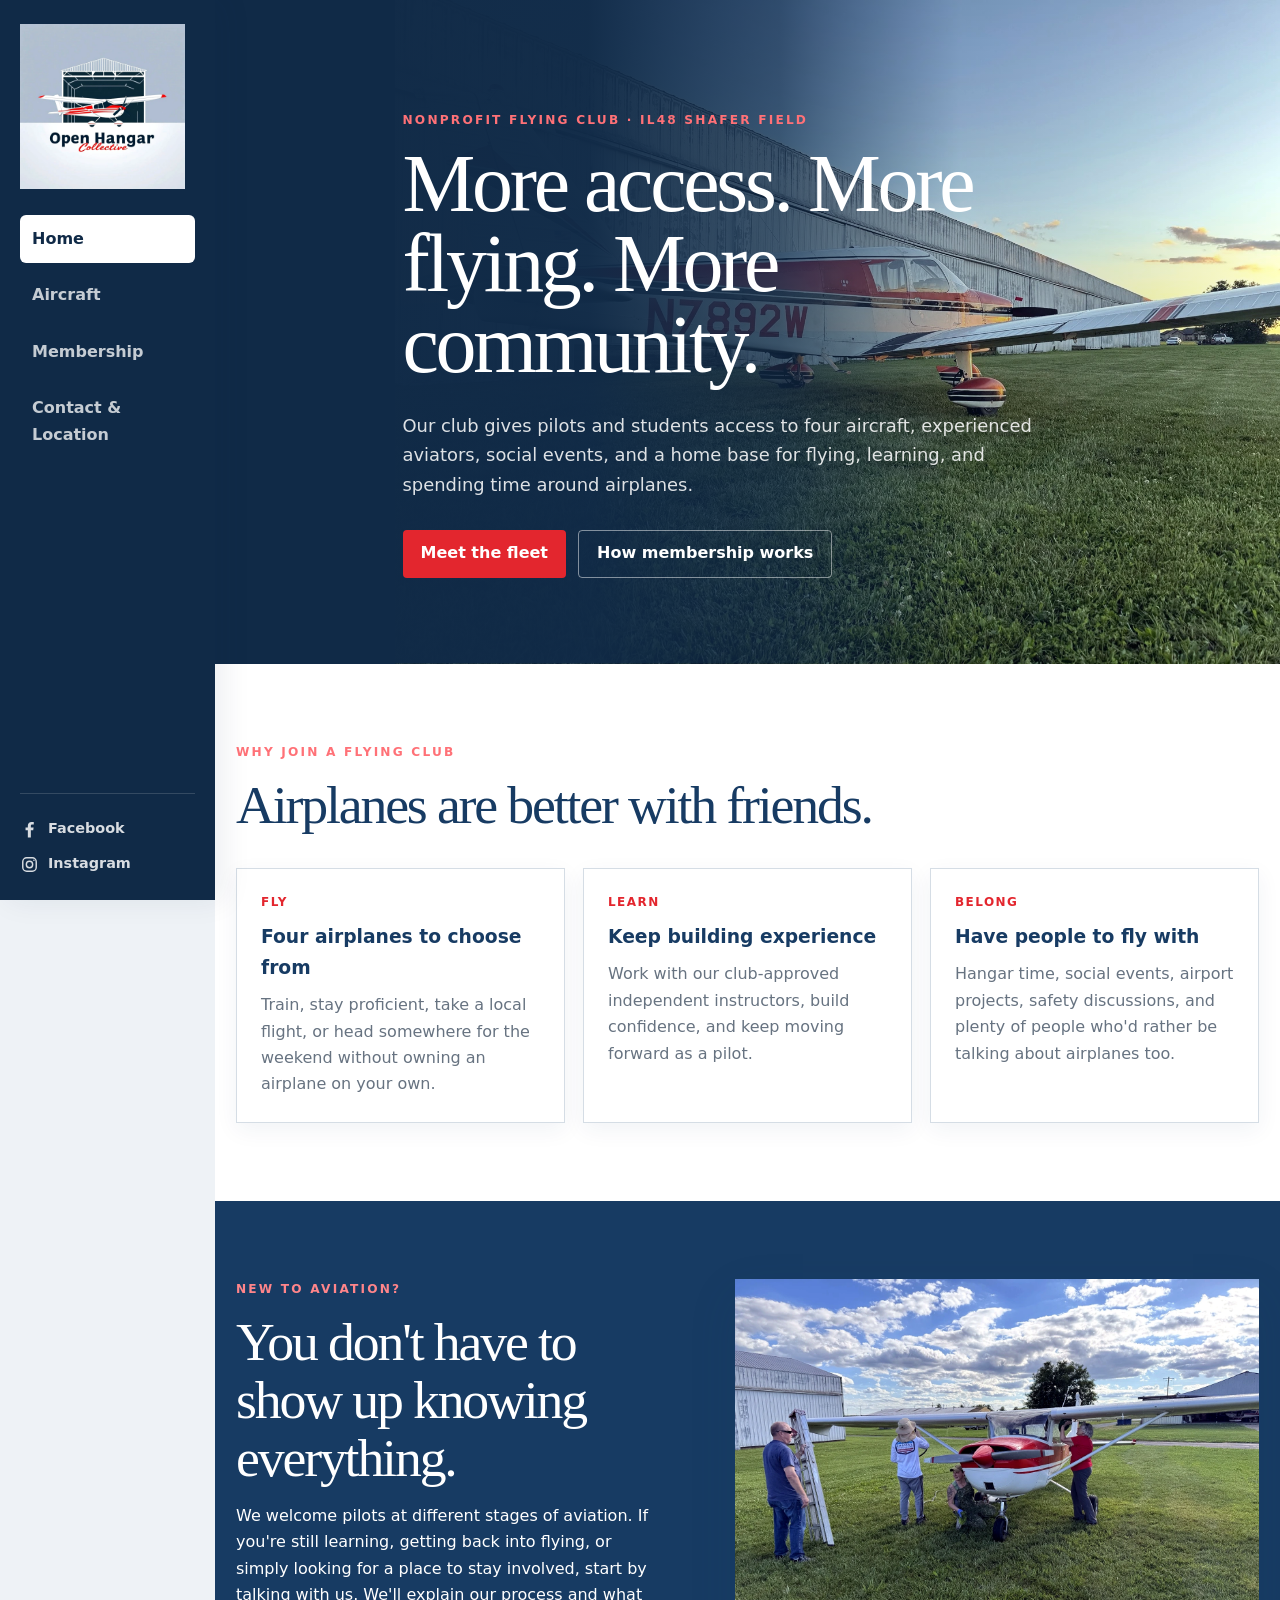
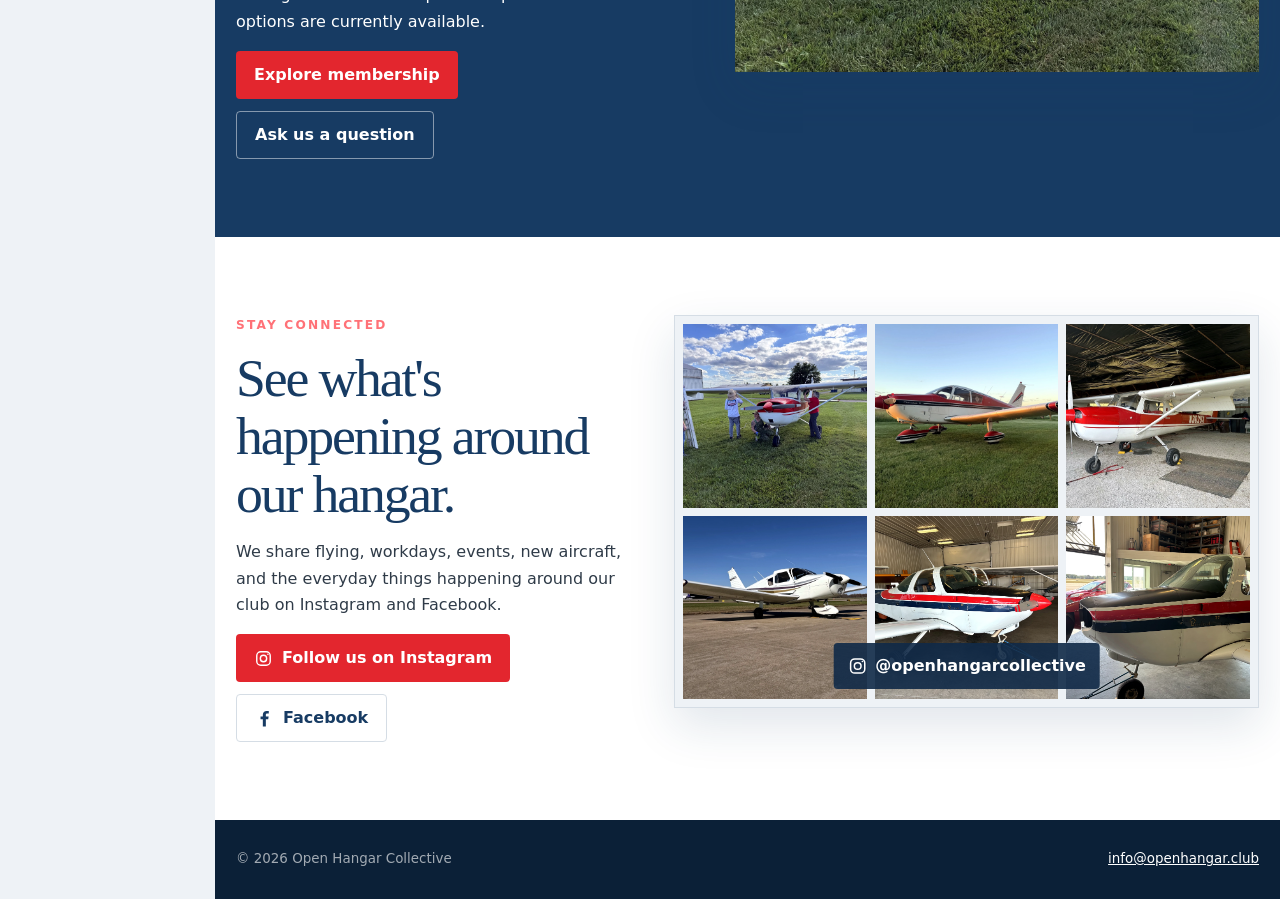
<file: index.html>
<!doctype html>
<html lang="en">
<head>
<meta charset="utf-8">
<meta name="viewport" content="width=device-width, initial-scale=1">
<meta name="description" content="Open Hangar Collective is a nonprofit flying club at IL48 St. Louis Metro-East Airport/Shafer Field in St. Jacob, Illinois.">
<meta name="theme-color" content="#173b63">
<title>Open Hangar Collective | Flying Club at IL48</title>
<link rel="stylesheet" href="styles.css">
</head>
<body>
<div id="fb-root"></div>
<a class="skip" href="#main">Skip to content</a>
<nav class="side-nav" aria-label="Site navigation">
  <a class="side-logo" href="index.html"><img src="images/logo.webp" alt="Open Hangar Collective"></a>
  <div class="side-links">
    <a href="index.html" class="current">Home</a>
    <a href="aircraft.html">Aircraft</a>
    <a href="membership.html">Membership</a>
    <a href="contact.html">Contact &amp; Location</a>
  </div>
  <div class="side-social">
    <a class="social-mini" href="https://www.facebook.com/profile.php?id=61575660054627" rel="noopener"><svg class="icon fb-icon" viewBox="0 0 24 24" aria-hidden="true"><path d="M13.7 22v-9h3l.5-3.5h-3.5V7.3c0-1 .3-1.7 1.8-1.7h1.9V2.5c-.3 0-1.5-.1-2.8-.1-2.8 0-4.7 1.7-4.7 4.8v2.3H7v3.5h2.9v9h3.8Z"/></svg><span>Facebook</span></a>
    <a class="social-mini" href="https://www.instagram.com/openhangarcollective/" rel="noopener"><svg class="icon ig-icon" viewBox="0 0 24 24" aria-hidden="true"><rect x="3.5" y="3.5" width="17" height="17" rx="5"/><circle cx="12" cy="12" r="4"/><circle cx="17.6" cy="6.6" r="1" fill="currentColor" stroke="none"/></svg><span>Instagram</span></a>
  </div>
</nav>
<nav class="bottom-nav" aria-label="Mobile navigation">
  <a href="index.html" class="current"><svg viewBox="0 0 24 24" fill="none" stroke="currentColor" stroke-width="2"><path d="M3 11.5 12 4l9 7.5"/><path d="M5.5 10.5V20h13v-9.5"/></svg><span>Home</span></a>
  <a href="aircraft.html"><svg viewBox="0 0 24 24" fill="none" stroke="currentColor" stroke-width="2"><path d="m3 13 7-2 4-7 2 1-2 6 6 2v2l-6 1-2 5-2-1 1-4-8-1z"/></svg><span>Aircraft</span></a>
  <a href="membership.html"><svg viewBox="0 0 24 24" fill="none" stroke="currentColor" stroke-width="2"><circle cx="12" cy="8" r="3"/><path d="M5 20c.8-4 3.2-6 7-6s6.2 2 7 6"/></svg><span>Membership</span></a>
  <a href="contact.html"><svg viewBox="0 0 24 24" fill="none" stroke="currentColor" stroke-width="2"><path d="M4 5h16v14H4z"/><path d="m4 7 8 6 8-6"/></svg><span>Contact</span></a>
</nav>
<div class="page-shell">
<main id="main">
<section class="hero">
  <div class="wrap hero-content">
    <p class="kicker">Nonprofit flying club · IL48 Shafer Field</p>
    <h1>More access. More flying. More community.</h1>
    <p class="hero-copy">Our club gives pilots and students access to four aircraft, experienced aviators, social events, and a home base for flying, learning, and spending time around airplanes.</p>
    <div class="actions"><a class="button" href="aircraft.html">Meet the fleet</a><a class="button alt" href="membership.html">How membership works</a></div>
  </div>
</section>

<section class="white">
  <div class="wrap">
    <p class="label">Why join a flying club</p>
    <h2>Airplanes are better with friends.</h2>
    <div class="feature-grid">
      <article class="feature"><div class="eyebrow">Fly</div><h3>Four airplanes to choose from</h3><p>Train, stay proficient, take a local flight, or head somewhere for the weekend without owning an airplane on your own.</p></article>
      <article class="feature"><div class="eyebrow">Learn</div><h3>Keep building experience</h3><p>Work with our club-approved independent instructors, build confidence, and keep moving forward as a pilot.</p></article>
      <article class="feature"><div class="eyebrow">Belong</div><h3>Have people to fly with</h3><p>Hangar time, social events, airport projects, safety discussions, and plenty of people who'd rather be talking about airplanes too.</p></article>
    </div>
  </div>
</section>

<section class="navy">
  <div class="wrap grid-2">
    <div>
      <p class="label">New to aviation?</p><h2>You don't have to show up knowing everything.</h2>
      <p>We welcome pilots at different stages of aviation. If you're still learning, getting back into flying, or simply looking for a place to stay involved, start by talking with us. We'll explain our process and what options are currently available.</p>
      <div class="actions"><a class="button" href="membership.html">Explore membership</a><a class="button alt" href="contact.html">Ask us a question</a></div>
    </div>
    <div><img src="images/community.webp" alt="Open Hangar Collective members around a club aircraft" style="width:100%;aspect-ratio:4/3;object-fit:cover;box-shadow:var(--shadow)"></div>
  </div>
</section>

<section class="white instagram-section">
  <div class="wrap instagram-layout">
    <div class="instagram-copy">
      <p class="label">Stay connected</p>
      <h2>See what's happening around our hangar.</h2>
      <p>We share flying, workdays, events, new aircraft, and the everyday things happening around our club on Instagram and Facebook.</p>
      <div class="actions">
        <a class="button" href="https://www.instagram.com/openhangarcollective/" target="_blank" rel="noopener">
          <svg class="icon ig-icon" viewBox="0 0 24 24" aria-hidden="true"><rect x="3.5" y="3.5" width="17" height="17" rx="5"/><circle cx="12" cy="12" r="4"/><circle cx="17.6" cy="6.6" r="1" fill="currentColor" stroke="none"/></svg>
          <span>Follow us on Instagram</span>
        </a>
        <a class="button alt-social" href="https://www.facebook.com/profile.php?id=61575660054627" target="_blank" rel="noopener">
          <svg class="icon fb-icon" viewBox="0 0 24 24" aria-hidden="true"><path d="M13.7 22v-9h3l.5-3.5h-3.5V7.3c0-1 .3-1.7 1.8-1.7h1.9V2.5c-.3 0-1.5-.1-2.8-.1-2.8 0-4.7 1.7-4.7 4.8v2.3H7v3.5h2.9v9h3.8Z"/></svg>
          <span>Facebook</span>
        </a>
      </div>
    </div>

    <a class="instagram-gallery" href="https://www.instagram.com/openhangarcollective/" target="_blank" rel="noopener" aria-label="Open Hangar Collective on Instagram">
      <img src="images/community.webp" alt="Open Hangar Collective members around a club aircraft">
      <img src="images/n7892w_main.webp" alt="Open Hangar Collective Piper Cherokee N7892W">
      <img src="images/n3029x_main.webp" alt="Open Hangar Collective Cessna 150 N3029X">
      <img src="images/n5389w_main.webp" alt="Open Hangar Collective Piper Cherokee N5389W">
      <img src="images/n38025_main.webp" alt="Open Hangar Collective Beech Skipper N38025">
      <img src="images/n38025_alt.webp" alt="Open Hangar Collective Beech Skipper N38025">
      <span class="instagram-gallery-overlay">
        <svg class="instagram-overlay-icon" viewBox="0 0 24 24" aria-hidden="true"><rect x="3.5" y="3.5" width="17" height="17" rx="5"/><circle cx="12" cy="12" r="4"/><circle cx="17.6" cy="6.6" r="1" fill="currentColor" stroke="none"/></svg>
        @openhangarcollective
      </span>
    </a>
  </div>
</section>
</main>
<footer><div class="wrap footer-inner"><div>© <span id="year"></span> Open Hangar Collective</div><div><a href="mailto:info@openhangar.club">info@openhangar.club</a></div></div></footer>
<script>document.getElementById("year").textContent=new Date().getFullYear();</script>
</div>
</body>
</html>
</file>
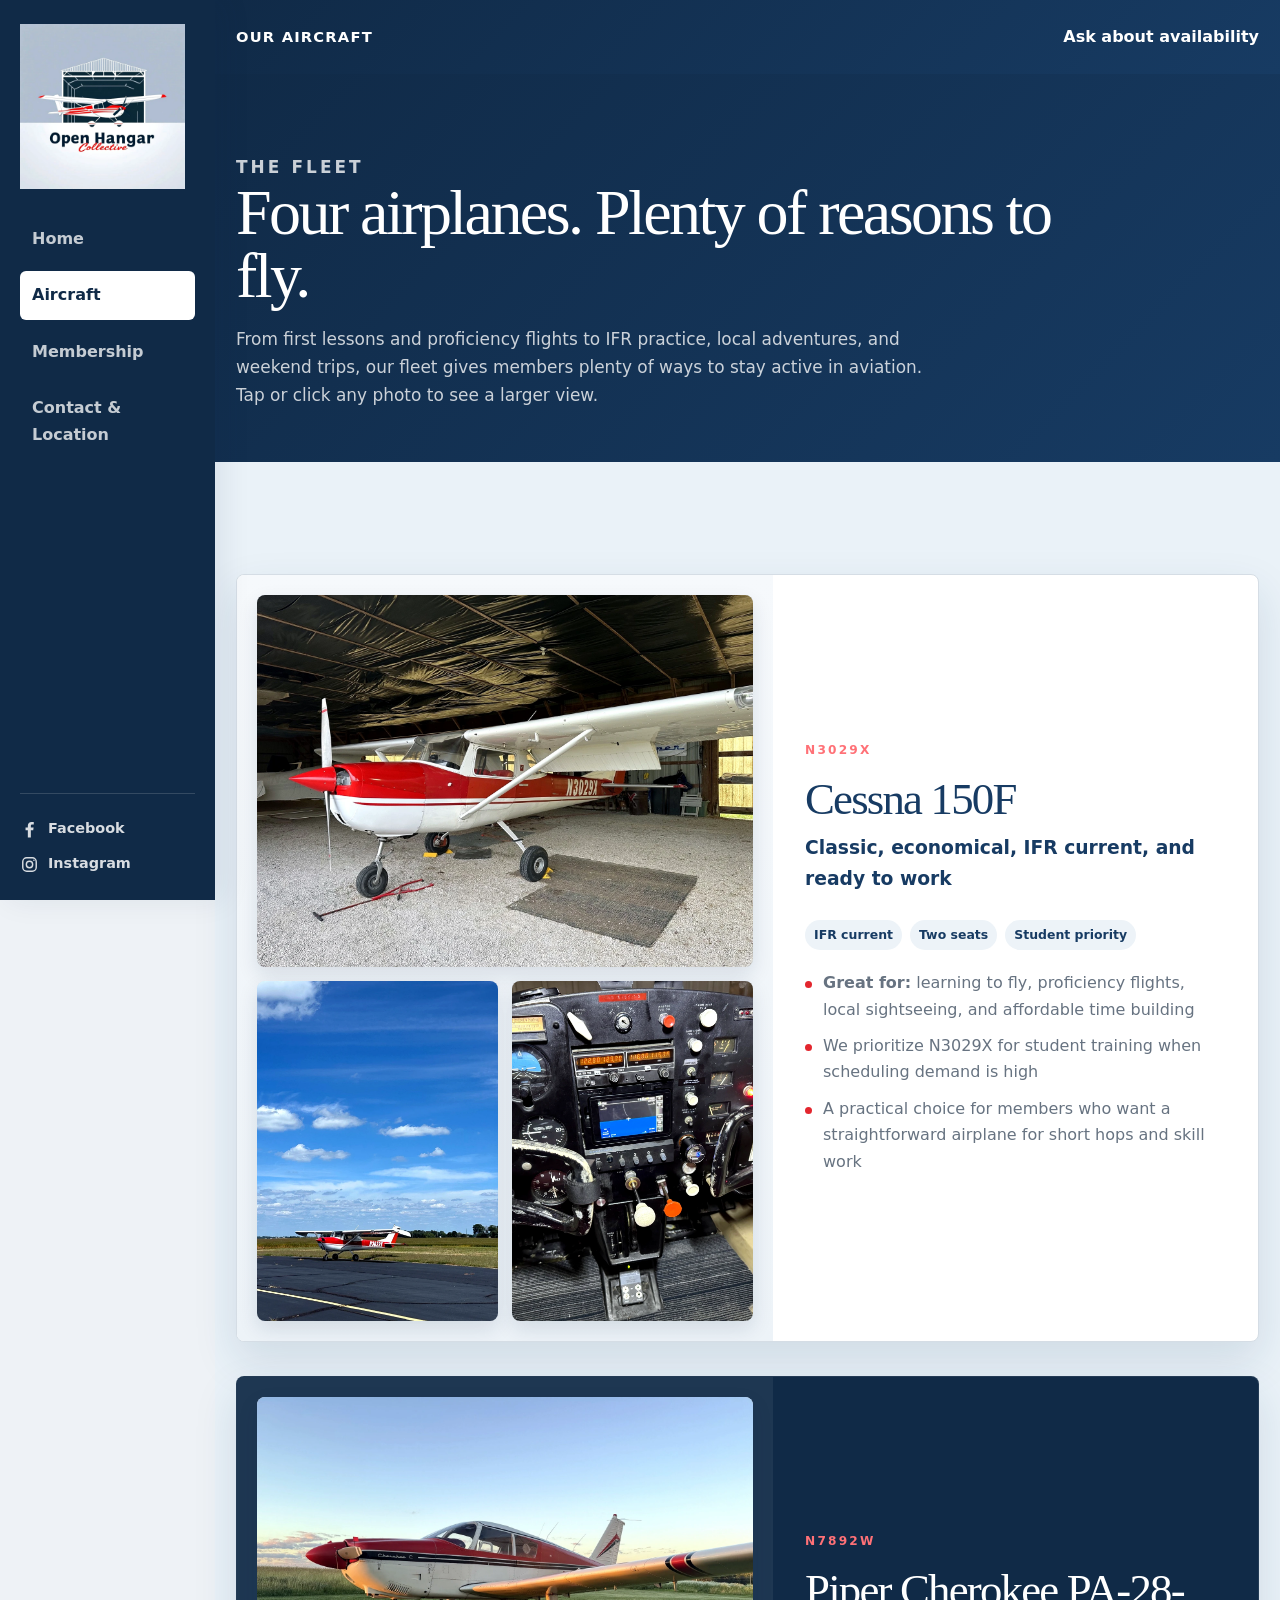
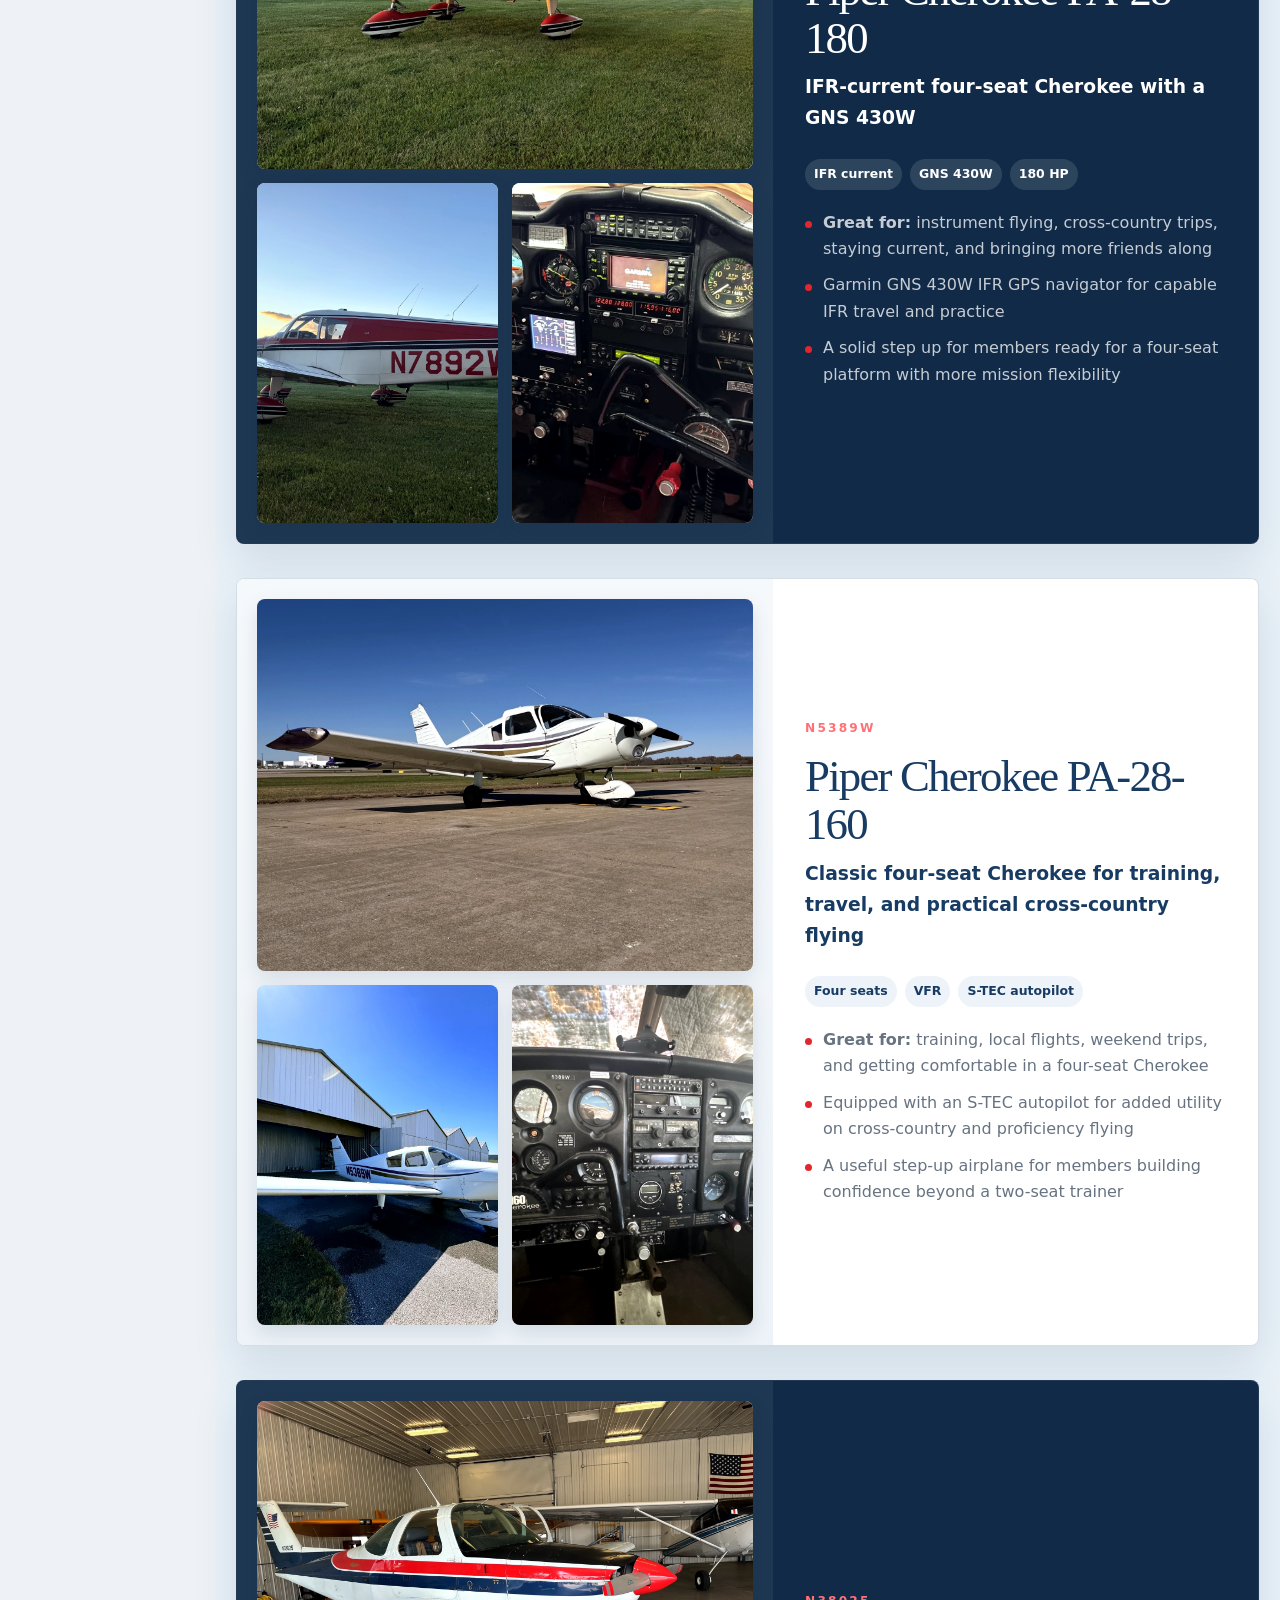
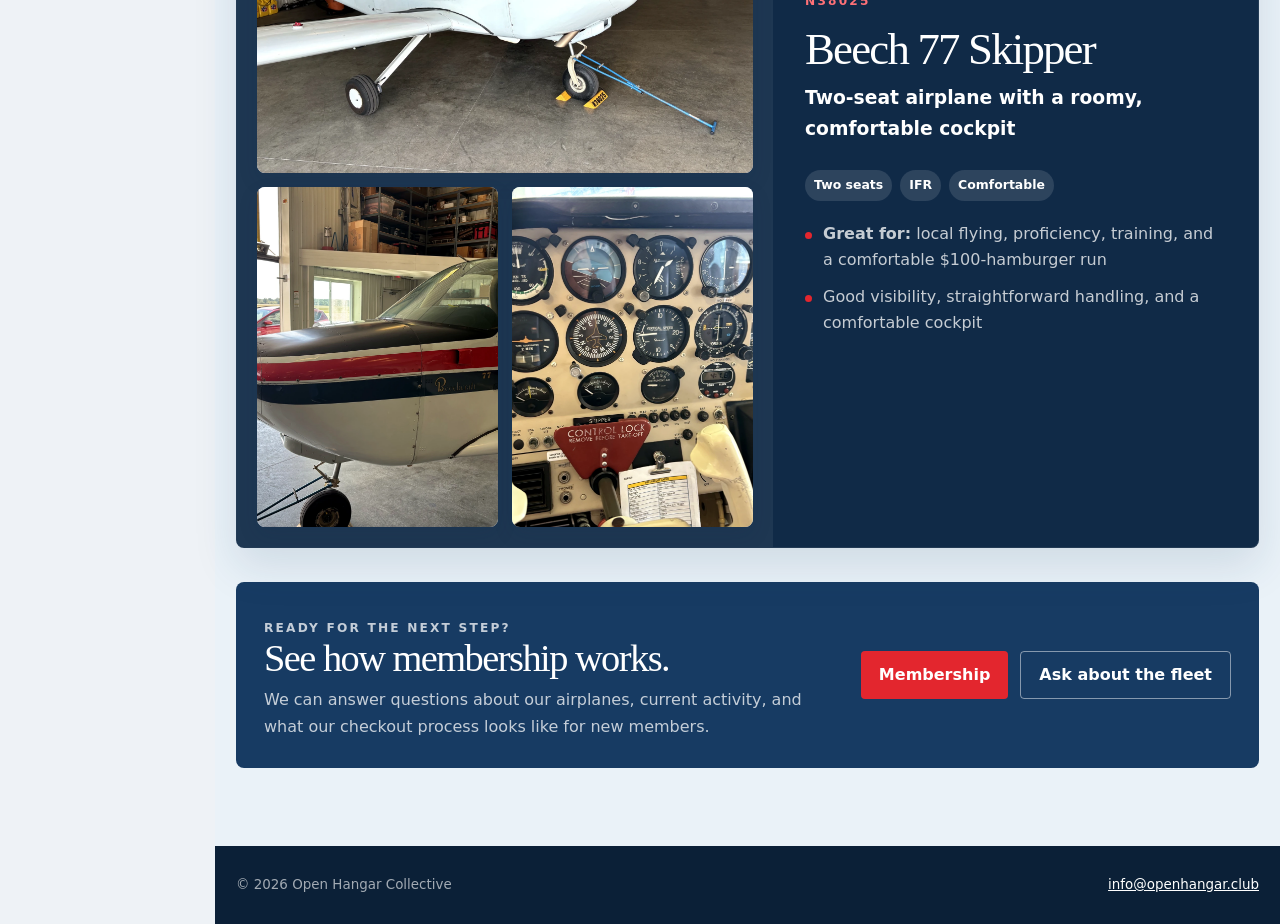
<file: aircraft.html>
<!doctype html>
<html lang="en">
<head>
<meta charset="utf-8">
<meta name="viewport" content="width=device-width, initial-scale=1">
<meta name="description" content="Meet the Open Hangar Collective aircraft based at IL48 Shafer Field, including a Cessna 150F, a Beech 77 Skipper, and two Piper Cherokees.">
<meta name="theme-color" content="#173b63">
<title>Aircraft | Open Hangar Collective</title>
<link rel="stylesheet" href="styles.css">
</head>
<body>
<a class="skip" href="#main">Skip to content</a>
<nav class="side-nav" aria-label="Site navigation">
  <a class="side-logo" href="index.html"><img src="images/logo.webp" alt="Open Hangar Collective"></a>
  <div class="side-links">
    <a href="index.html">Home</a>
    <a href="aircraft.html" class="current">Aircraft</a>
    <a href="membership.html">Membership</a>
    <a href="contact.html">Contact &amp; Location</a>
  </div>
  <div class="side-social">
    <a class="social-mini" href="https://www.facebook.com/profile.php?id=61575660054627" rel="noopener"><svg class="icon fb-icon" viewBox="0 0 24 24" aria-hidden="true"><path d="M13.7 22v-9h3l.5-3.5h-3.5V7.3c0-1 .3-1.7 1.8-1.7h1.9V2.5c-.3 0-1.5-.1-2.8-.1-2.8 0-4.7 1.7-4.7 4.8v2.3H7v3.5h2.9v9h3.8Z"/></svg><span>Facebook</span></a>
    <a class="social-mini" href="https://www.instagram.com/openhangarcollective/" rel="noopener"><svg class="icon ig-icon" viewBox="0 0 24 24" aria-hidden="true"><rect x="3.5" y="3.5" width="17" height="17" rx="5"/><circle cx="12" cy="12" r="4"/><circle cx="17.6" cy="6.6" r="1" fill="currentColor" stroke="none"/></svg><span>Instagram</span></a>
  </div>
</nav>
<nav class="bottom-nav" aria-label="Mobile navigation">
  <a href="index.html"><svg viewBox="0 0 24 24" fill="none" stroke="currentColor" stroke-width="2"><path d="M3 11.5 12 4l9 7.5"/><path d="M5.5 10.5V20h13v-9.5"/></svg><span>Home</span></a>
  <a href="aircraft.html" class="current"><svg viewBox="0 0 24 24" fill="none" stroke="currentColor" stroke-width="2"><path d="m3 13 7-2 4-7 2 1-2 6 6 2v2l-6 1-2 5-2-1 1-4-8-1z"/></svg><span>Aircraft</span></a>
  <a href="membership.html"><svg viewBox="0 0 24 24" fill="none" stroke="currentColor" stroke-width="2"><circle cx="12" cy="8" r="3"/><path d="M5 20c.8-4 3.2-6 7-6s6.2 2 7 6"/></svg><span>Membership</span></a>
  <a href="contact.html"><svg viewBox="0 0 24 24" fill="none" stroke="currentColor" stroke-width="2"><path d="M4 5h16v14H4z"/><path d="m4 7 8 6 8-6"/></svg><span>Contact</span></a>
</nav>
<div class="page-shell">
<header class="page-header"><div class="wrap"><strong>Our Aircraft</strong><a href="mailto:info@openhangar.club">Ask about availability</a></div></header>
<main id="main">
<section class="aircraft-page-hero">
  <div class="wrap">
    <p class="kicker">The fleet</p>
    <h1>Four airplanes. Plenty of reasons to fly.</h1>
    <p>From first lessons and proficiency flights to IFR practice, local adventures, and weekend trips, our fleet gives members plenty of ways to stay active in aviation. Tap or click any photo to see a larger view.</p>
  </div>
</section>

<section class="soft">
<div class="wrap">
  <div class="aircraft-list aircraft-list-gallery">

    <article class="aircraft-panel gallery-panel">
      <div class="aircraft-media">
        <a class="lead-photo" href="images/n3029x_main.webp" target="_blank" rel="noopener"><img src="images/n3029x_main.webp" alt="Cessna 150F N3029X parked in the hangar"></a>
        <div class="thumb-grid two-up">
          <a href="images/n3029x_alt.webp" target="_blank" rel="noopener"><img src="images/n3029x_alt.webp" alt="Cessna 150F N3029X on the ramp under a blue sky"></a>
          <a href="images/n3029x_panel.webp" target="_blank" rel="noopener"><img src="images/n3029x_panel.webp" alt="Cessna 150F N3029X instrument panel"></a>
        </div>
      </div>
      <div class="aircraft-content">
        <p class="label">N3029X</p>
        <h2>Cessna 150F</h2>
        <h3>Classic, economical, IFR current, and ready to work</h3>
        <div class="tag-row"><span class="tag">IFR current</span><span class="tag">Two seats</span><span class="tag">Student priority</span></div>
        <ul class="info-list">
          <li><strong>Great for:</strong> learning to fly, proficiency flights, local sightseeing, and affordable time building</li>
          <li>We prioritize N3029X for student training when scheduling demand is high</li>
          <li>A practical choice for members who want a straightforward airplane for short hops and skill work</li>
        </ul>
      </div>
    </article>

    <article class="aircraft-panel gallery-panel accent">
      <div class="aircraft-media">
        <a class="lead-photo" href="images/n7892w_main.webp" target="_blank" rel="noopener"><img src="images/n7892w_main.webp" alt="Piper Cherokee PA-28-180 N7892W at sunset"></a>
        <div class="thumb-grid two-up">
          <a href="images/n7892w_alt.webp" target="_blank" rel="noopener"><img src="images/n7892w_alt.webp" alt="Piper Cherokee PA-28-180 N7892W in profile at sunset"></a>
          <a href="images/n7892w_panel.webp" target="_blank" rel="noopener"><img src="images/n7892w_panel.webp" alt="Piper Cherokee PA-28-180 N7892W instrument panel with Garmin navigator"></a>
        </div>
      </div>
      <div class="aircraft-content">
        <p class="label">N7892W</p>
        <h2>Piper Cherokee PA-28-180</h2>
        <h3>IFR-current four-seat Cherokee with a GNS 430W</h3>
        <div class="tag-row"><span class="tag">IFR current</span><span class="tag">GNS 430W</span><span class="tag">180 HP</span></div>
        <ul class="info-list">
          <li><strong>Great for:</strong> instrument flying, cross-country trips, staying current, and bringing more friends along</li>
          <li>Garmin GNS 430W IFR GPS navigator for capable IFR travel and practice</li>
          <li>A solid step up for members ready for a four-seat platform with more mission flexibility</li>
        </ul>
      </div>
    </article>

    <article class="aircraft-panel gallery-panel">
      <div class="aircraft-media">
        <a class="lead-photo" href="images/n5389w_main.webp" target="_blank" rel="noopener"><img src="images/n5389w_main.webp" alt="Piper Cherokee PA-28-160 N5389W on the ramp"></a>
        <div class="thumb-grid two-up">
          <a href="images/n5389w_alt.webp" target="_blank" rel="noopener"><img src="images/n5389w_alt.webp" alt="Piper Cherokee PA-28-160 N5389W by the hangars"></a>
          <a href="images/n5389w_panel.webp" target="_blank" rel="noopener"><img src="images/n5389w_panel.webp" alt="Piper Cherokee PA-28-160 N5389W instrument panel"></a>
        </div>
      </div>
      <div class="aircraft-content">
        <p class="label">N5389W</p>
        <h2>Piper Cherokee PA-28-160</h2>
        <h3>Classic four-seat Cherokee for training, travel, and practical cross-country flying</h3>
        <div class="tag-row"><span class="tag">Four seats</span><span class="tag">VFR</span><span class="tag">S-TEC autopilot</span></div>
        <ul class="info-list">
          <li><strong>Great for:</strong> training, local flights, weekend trips, and getting comfortable in a four-seat Cherokee</li>
          <li>Equipped with an S-TEC autopilot for added utility on cross-country and proficiency flying</li>
          <li>A useful step-up airplane for members building confidence beyond a two-seat trainer</li>
        </ul>
      </div>
    </article>
    <article class="aircraft-panel gallery-panel accent">
      <div class="aircraft-media">
        <a class="lead-photo" href="images/n38025_main.webp" target="_blank" rel="noopener">
          <img src="images/n38025_main.webp" alt="Beech 77 Skipper N38025 in the hangar">
        </a>
        <div class="thumb-grid two-up">
          <a href="images/n38025_alt.webp" target="_blank" rel="noopener">
            <img src="images/n38025_alt.webp" alt="Beech 77 Skipper N38025 front-quarter view">
          </a>
          <a href="images/n38025_panel.webp" target="_blank" rel="noopener">
            <img src="images/n38025_panel.webp" alt="Beech 77 Skipper N38025 instrument panel">
          </a>
        </div>
      </div>
      <div class="aircraft-content">
        <p class="label">N38025</p>
        <h2>Beech 77 Skipper</h2>
        <h3>Two-seat airplane with a roomy, comfortable cockpit</h3>
        <div class="tag-row">
          <span class="tag">Two seats</span>
          <span class="tag">IFR</span>
          <span class="tag">Comfortable</span>
        </div>
        <ul class="info-list">
          <li><strong>Great for:</strong> local flying, proficiency, training, and a comfortable $100-hamburger run</li>
          <li>Good visibility, straightforward handling, and a comfortable cockpit</li>
          
        </ul>
      </div>
    </article>

  </div>

  <div class="aircraft-cta">
    <div>
      <p class="label">Ready for the next step?</p>
      <h2>See how membership works.</h2>
      <p>We can answer questions about our airplanes, current activity, and what our checkout process looks like for new members.</p>
    </div>
    <div class="actions">
      <a class="button" href="membership.html">Membership</a>
      <a class="button alt" href="mailto:info@openhangar.club">Ask about the fleet</a>
    </div>
  </div>
</div>
</section>
</main>
<footer><div class="wrap footer-inner"><div>© <span id="year"></span> Open Hangar Collective</div><div><a href="mailto:info@openhangar.club">info@openhangar.club</a></div></div></footer>
<script>document.getElementById("year").textContent=new Date().getFullYear();</script>
</div>
</body>
</html>
</file>
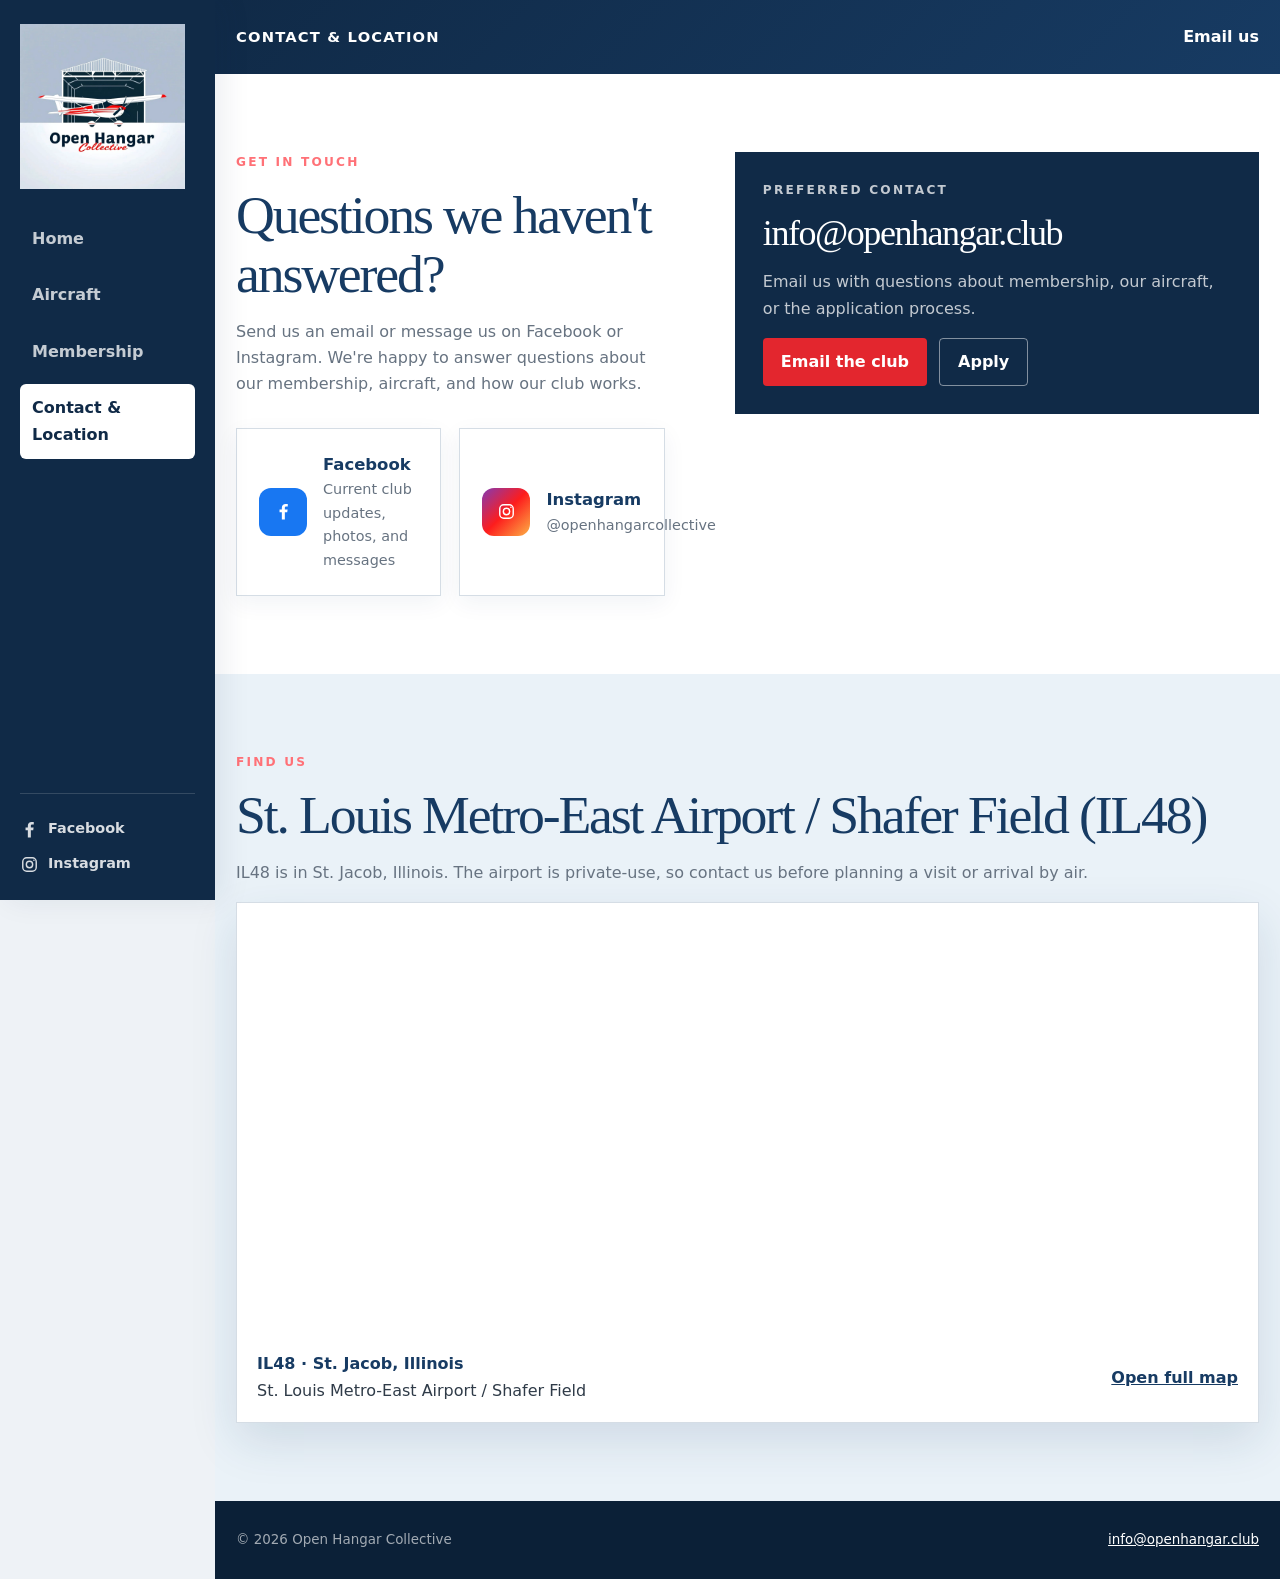
<file: contact.html>
<!doctype html>
<html lang="en">
<head>
<meta charset="utf-8">
<meta name="viewport" content="width=device-width, initial-scale=1">
<meta name="description" content="Contact Open Hangar Collective by email, Facebook, or Instagram and find IL48 St. Louis Metro-East Airport/Shafer Field in St. Jacob, Illinois.">
<meta name="theme-color" content="#173b63">
<title>Contact & Location | Open Hangar Collective</title>
<link rel="stylesheet" href="styles.css">
</head>
<body>
<a class="skip" href="#main">Skip to content</a>
<nav class="side-nav" aria-label="Site navigation">
  <a class="side-logo" href="index.html"><img src="images/logo.webp" alt="Open Hangar Collective"></a>
  <div class="side-links">
    <a href="index.html">Home</a>
    <a href="aircraft.html">Aircraft</a>
    <a href="membership.html">Membership</a>
    <a href="contact.html" class="current">Contact &amp; Location</a>
  </div>
  <div class="side-social">
    <a class="social-mini" href="https://www.facebook.com/profile.php?id=61575660054627" rel="noopener"><svg class="icon fb-icon" viewBox="0 0 24 24" aria-hidden="true"><path d="M13.7 22v-9h3l.5-3.5h-3.5V7.3c0-1 .3-1.7 1.8-1.7h1.9V2.5c-.3 0-1.5-.1-2.8-.1-2.8 0-4.7 1.7-4.7 4.8v2.3H7v3.5h2.9v9h3.8Z"/></svg><span>Facebook</span></a>
    <a class="social-mini" href="https://www.instagram.com/openhangarcollective/" rel="noopener"><svg class="icon ig-icon" viewBox="0 0 24 24" aria-hidden="true"><rect x="3.5" y="3.5" width="17" height="17" rx="5"/><circle cx="12" cy="12" r="4"/><circle cx="17.6" cy="6.6" r="1" fill="currentColor" stroke="none"/></svg><span>Instagram</span></a>
  </div>
</nav>
<nav class="bottom-nav" aria-label="Mobile navigation">
  <a href="index.html"><svg viewBox="0 0 24 24" fill="none" stroke="currentColor" stroke-width="2"><path d="M3 11.5 12 4l9 7.5"/><path d="M5.5 10.5V20h13v-9.5"/></svg><span>Home</span></a>
  <a href="aircraft.html"><svg viewBox="0 0 24 24" fill="none" stroke="currentColor" stroke-width="2"><path d="m3 13 7-2 4-7 2 1-2 6 6 2v2l-6 1-2 5-2-1 1-4-8-1z"/></svg><span>Aircraft</span></a>
  <a href="membership.html"><svg viewBox="0 0 24 24" fill="none" stroke="currentColor" stroke-width="2"><circle cx="12" cy="8" r="3"/><path d="M5 20c.8-4 3.2-6 7-6s6.2 2 7 6"/></svg><span>Membership</span></a>
  <a href="contact.html" class="current"><svg viewBox="0 0 24 24" fill="none" stroke="currentColor" stroke-width="2"><path d="M4 5h16v14H4z"/><path d="m4 7 8 6 8-6"/></svg><span>Contact</span></a>
</nav>
<div class="page-shell">
<header class="page-header"><div class="wrap"><strong>Contact &amp; Location</strong><a href="mailto:info@openhangar.club">Email us</a></div></header>
<main id="main">
<section class="white">
<div class="wrap grid-2">
  <div>
    <p class="label">Get in touch</p><h2>Questions we haven't answered?</h2>
    <p class="body-copy">Send us an email or message us on Facebook or Instagram. We're happy to answer questions about our membership, aircraft, and how our club works.</p>
    <div class="social-cards">
      <a class="social-card facebook" href="https://www.facebook.com/profile.php?id=61575660054627" rel="noopener"><span class="social-logo"><svg class="icon fb-icon" viewBox="0 0 24 24" aria-hidden="true"><path d="M13.7 22v-9h3l.5-3.5h-3.5V7.3c0-1 .3-1.7 1.8-1.7h1.9V2.5c-.3 0-1.5-.1-2.8-.1-2.8 0-4.7 1.7-4.7 4.8v2.3H7v3.5h2.9v9h3.8Z"/></svg></span><span><strong>Facebook</strong><span>Current club updates, photos, and messages</span></span></a>
      <a class="social-card instagram" href="https://www.instagram.com/openhangarcollective/" rel="noopener"><span class="social-logo"><svg class="icon ig-icon" viewBox="0 0 24 24" aria-hidden="true"><rect x="3.5" y="3.5" width="17" height="17" rx="5"/><circle cx="12" cy="12" r="4"/><circle cx="17.6" cy="6.6" r="1" fill="currentColor" stroke="none"/></svg></span><span><strong>Instagram</strong><span>@openhangarcollective</span></span></a>
    </div>
  </div>
  <div class="contact-box">
    <p class="label">Preferred contact</p><h2 style="color:white;font-size:2.25rem">info@openhangar.club</h2>
    <p>Email us with questions about membership, our aircraft, or the application process.</p>
    <div class="actions"><a class="button" href="mailto:info@openhangar.club">Email the club</a><a class="button alt" href="https://forms.gle/FpyoGew5s94eR7XS7">Apply</a></div>
  </div>
</div>
</section>

<section class="soft">
<div class="wrap">
  <p class="label">Find us</p><h2>St. Louis Metro-East Airport / Shafer Field (IL48)</h2>
  <p class="body-copy">IL48 is in St. Jacob, Illinois. The airport is private-use, so contact us before planning a visit or arrival by air.</p>
  <div class="map-wrap">
    <iframe title="Map of St. Louis Metro-East Airport / Shafer Field IL48" loading="lazy" src="https://www.openstreetmap.org/export/embed.html?bbox=-89.8365672%2C38.7129086%2C-89.7765672%2C38.7529086&amp;layer=mapnik&amp;marker=38.7329086%2C-89.8065672"></iframe>
    <div class="map-meta"><div><strong>IL48 · St. Jacob, Illinois</strong><br><span>St. Louis Metro-East Airport / Shafer Field</span></div><a href="https://www.openstreetmap.org/?mlat=38.7329086&amp;mlon=-89.8065672#map=14/38.7329/-89.8066">Open full map</a></div>
  </div>
</div>
</section>
</main>
<footer><div class="wrap footer-inner"><div>© <span id="year"></span> Open Hangar Collective</div><div><a href="mailto:info@openhangar.club">info@openhangar.club</a></div></div></footer>
<script>document.getElementById("year").textContent=new Date().getFullYear();</script>
</div>
</body>
</html>
</file>
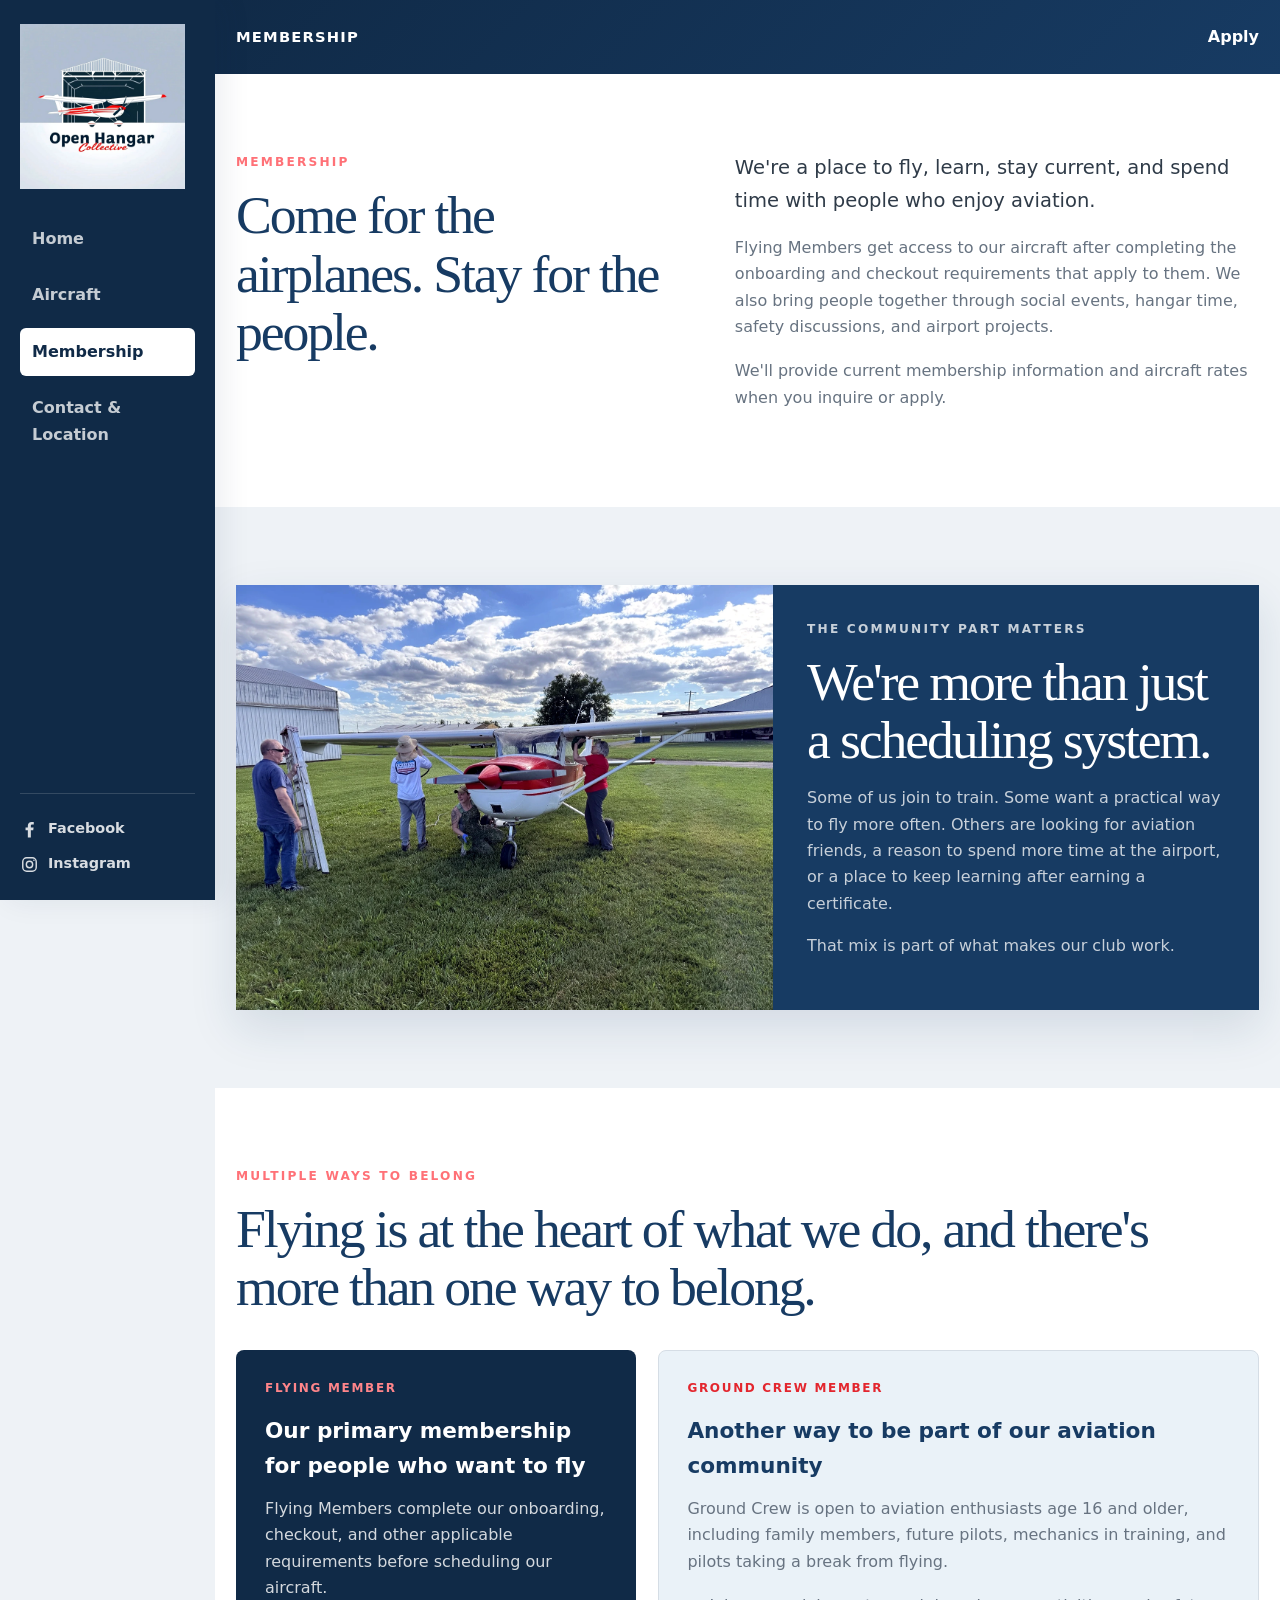
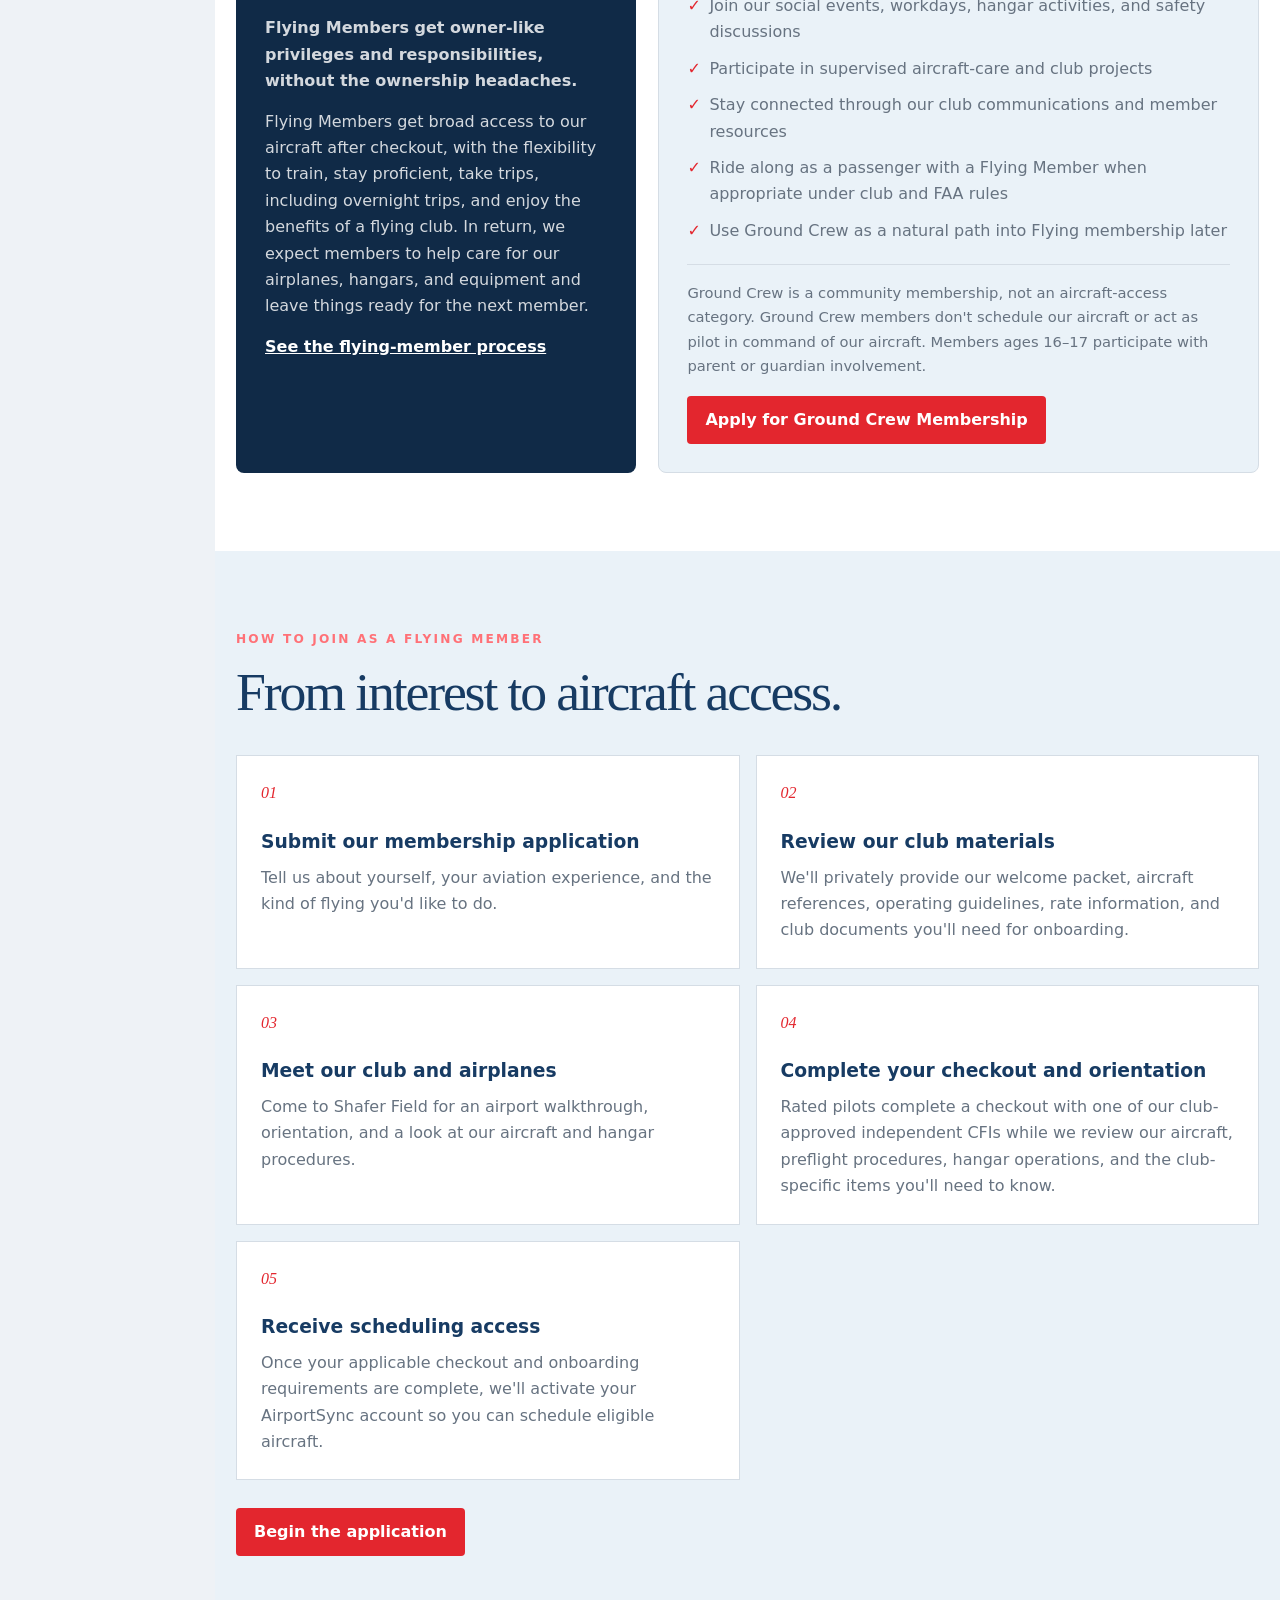
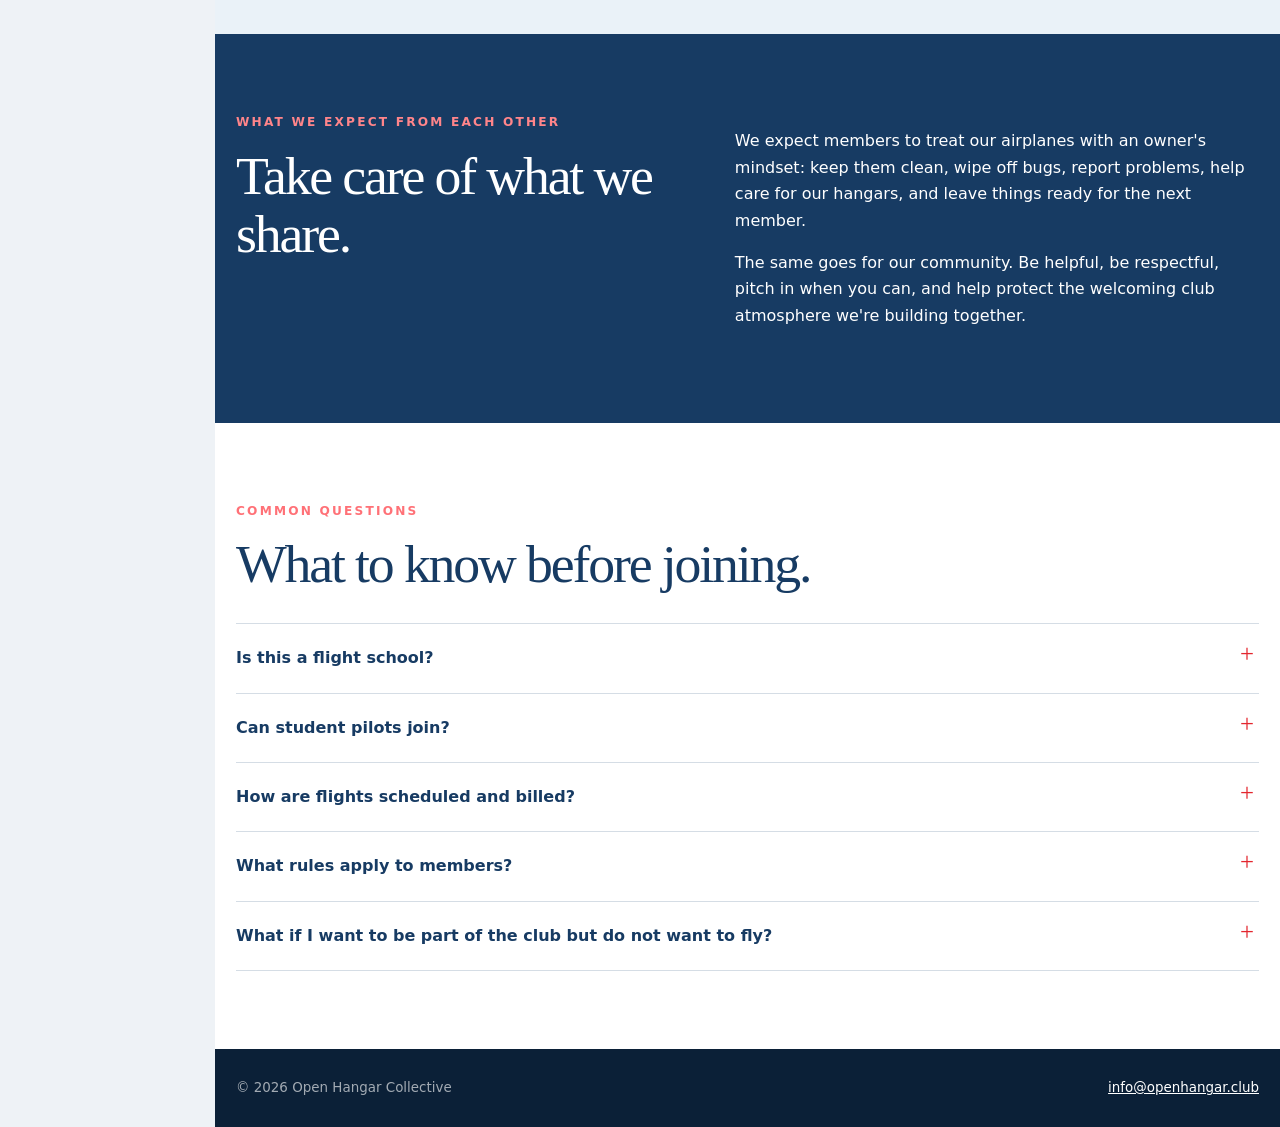
<file: membership.html>
<!doctype html>
<html lang="en">
<head>
<meta charset="utf-8">
<meta name="viewport" content="width=device-width, initial-scale=1">
<meta name="description" content="Learn how Open Hangar Collective membership, community, orientation, aircraft checkout, and scheduling work.">
<meta name="theme-color" content="#173b63">
<title>Membership | Open Hangar Collective</title>
<link rel="stylesheet" href="styles.css">
</head>
<body>
<a class="skip" href="#main">Skip to content</a>
<nav class="side-nav" aria-label="Site navigation">
  <a class="side-logo" href="index.html"><img src="images/logo.webp" alt="Open Hangar Collective"></a>
  <div class="side-links">
    <a href="index.html">Home</a>
    <a href="aircraft.html">Aircraft</a>
    <a href="membership.html" class="current">Membership</a>
    <a href="contact.html">Contact &amp; Location</a>
  </div>
  <div class="side-social">
    <a class="social-mini" href="https://www.facebook.com/profile.php?id=61575660054627" rel="noopener"><svg class="icon fb-icon" viewBox="0 0 24 24" aria-hidden="true"><path d="M13.7 22v-9h3l.5-3.5h-3.5V7.3c0-1 .3-1.7 1.8-1.7h1.9V2.5c-.3 0-1.5-.1-2.8-.1-2.8 0-4.7 1.7-4.7 4.8v2.3H7v3.5h2.9v9h3.8Z"/></svg><span>Facebook</span></a>
    <a class="social-mini" href="https://www.instagram.com/openhangarcollective/" rel="noopener"><svg class="icon ig-icon" viewBox="0 0 24 24" aria-hidden="true"><rect x="3.5" y="3.5" width="17" height="17" rx="5"/><circle cx="12" cy="12" r="4"/><circle cx="17.6" cy="6.6" r="1" fill="currentColor" stroke="none"/></svg><span>Instagram</span></a>
  </div>
</nav>
<nav class="bottom-nav" aria-label="Mobile navigation">
  <a href="index.html"><svg viewBox="0 0 24 24" fill="none" stroke="currentColor" stroke-width="2"><path d="M3 11.5 12 4l9 7.5"/><path d="M5.5 10.5V20h13v-9.5"/></svg><span>Home</span></a>
  <a href="aircraft.html"><svg viewBox="0 0 24 24" fill="none" stroke="currentColor" stroke-width="2"><path d="m3 13 7-2 4-7 2 1-2 6 6 2v2l-6 1-2 5-2-1 1-4-8-1z"/></svg><span>Aircraft</span></a>
  <a href="membership.html" class="current"><svg viewBox="0 0 24 24" fill="none" stroke="currentColor" stroke-width="2"><circle cx="12" cy="8" r="3"/><path d="M5 20c.8-4 3.2-6 7-6s6.2 2 7 6"/></svg><span>Membership</span></a>
  <a href="contact.html"><svg viewBox="0 0 24 24" fill="none" stroke="currentColor" stroke-width="2"><path d="M4 5h16v14H4z"/><path d="m4 7 8 6 8-6"/></svg><span>Contact</span></a>
</nav>
<div class="page-shell">
<header class="page-header"><div class="wrap"><strong>Membership</strong><a href="https://forms.gle/FpyoGew5s94eR7XS7">Apply</a></div></header>
<main id="main">

<section class="white">
<div class="wrap grid-2">
  <div><p class="label">Membership</p><h2>Come for the airplanes. Stay for the people.</h2></div>
  <div class="body-copy">
    <p class="large-copy">We're a place to fly, learn, stay current, and spend time with people who enjoy aviation.</p>
    <p>Flying Members get access to our aircraft after completing the onboarding and checkout requirements that apply to them. We also bring people together through social events, hangar time, safety discussions, and airport projects.</p>
    <p>We'll provide current membership information and aircraft rates when you inquire or apply.</p>
  </div>
</div>
</section>

<section class="paper">
<div class="wrap">
  <div class="community-banner">
    <img src="images/community.webp" alt="Open Hangar Collective members spending time together around a club aircraft">
    <div class="community-copy">
      <p class="label">The community part matters</p>
      <h2>We're more than just a scheduling system.</h2>
      <p>Some of us join to train. Some want a practical way to fly more often. Others are looking for aviation friends, a reason to spend more time at the airport, or a place to keep learning after earning a certificate.</p>
      <p>That mix is part of what makes our club work.</p>
    </div>
  </div>
</div>
</section>


<section class="white">
<div class="wrap">
  <p class="label">Multiple ways to belong</p>
  <h2>Flying is at the heart of what we do, and there's more than one way to belong.</h2>

  <div class="membership-types">
    <article class="membership-type flying-member-card">
      <p class="membership-type-kicker">Flying Member</p>
      <h3>Our primary membership for people who want to fly</h3>
      <p>Flying Members complete our onboarding, checkout, and other applicable requirements before scheduling our aircraft.</p>
      <p><strong>Flying Members get owner-like privileges and responsibilities, without the ownership headaches.</strong></p>
      <p>Flying Members get broad access to our aircraft after checkout, with the flexibility to train, stay proficient, take trips, including overnight trips, and enjoy the benefits of a flying club. In return, we expect members to help care for our airplanes, hangars, and equipment and leave things ready for the next member.</p>
      <a class="text-link" href="#join-process">See the flying-member process</a>
    </article>

    <article class="membership-type ground-crew-card">
      <p class="membership-type-kicker">Ground Crew Member</p>
      <h3>Another way to be part of our aviation community</h3>
      <p>Ground Crew is open to aviation enthusiasts age 16 and older, including family members, future pilots, mechanics in training, and pilots taking a break from flying.</p>
      <ul class="ground-crew-list">
        <li>Join our social events, workdays, hangar activities, and safety discussions</li>
        <li>Participate in supervised aircraft-care and club projects</li>
        <li>Stay connected through our club communications and member resources</li>
        <li>Ride along as a passenger with a Flying Member when appropriate under club and FAA rules</li>
        <li>Use Ground Crew as a natural path into Flying membership later</li>
      </ul>
      <p class="ground-crew-note">Ground Crew is a community membership, not an aircraft-access category. Ground Crew members don't schedule our aircraft or act as pilot in command of our aircraft. Members ages 16–17 participate with parent or guardian involvement.</p>
      <a class="button ground-crew-button" href="https://docs.google.com/forms/d/e/1FAIpQLSf6i8Y6oZ38t-cEFO4kMsSaHEy_8W-4tkGbzj0AF0TUDR3gcw/viewform?usp=dialog" rel="noopener">Apply for Ground Crew Membership</a>
    </article>
  </div>
</div>
</section>

<section class="soft" id="join-process">
<div class="wrap">
  <p class="label">How to join as a Flying Member</p><h2>From interest to aircraft access.</h2>
  <div class="steps">
    <article class="step"><span class="step-number">01</span><h3>Submit our membership application</h3><p>Tell us about yourself, your aviation experience, and the kind of flying you'd like to do.</p></article>
    <article class="step"><span class="step-number">02</span><h3>Review our club materials</h3><p>We'll privately provide our welcome packet, aircraft references, operating guidelines, rate information, and club documents you'll need for onboarding.</p></article>
    <article class="step"><span class="step-number">03</span><h3>Meet our club and airplanes</h3><p>Come to Shafer Field for an airport walkthrough, orientation, and a look at our aircraft and hangar procedures.</p></article>
    <article class="step"><span class="step-number">04</span><h3>Complete your checkout and orientation</h3><p>Rated pilots complete a checkout with one of our club-approved independent CFIs while we review our aircraft, preflight procedures, hangar operations, and the club-specific items you'll need to know.</p></article>
    <article class="step"><span class="step-number">05</span><h3>Receive scheduling access</h3><p>Once your applicable checkout and onboarding requirements are complete, we'll activate your AirportSync account so you can schedule eligible aircraft.</p></article>
  </div>
  <div class="actions" style="margin-top:28px"><a class="button" href="https://forms.gle/FpyoGew5s94eR7XS7">Begin the application</a></div>
</div>
</section>


<section class="navy">
<div class="wrap grid-2">
  <div>
    <p class="label">What we expect from each other</p>
    <h2>Take care of what we share.</h2>
  </div>
  <div>
    <p>We expect members to treat our airplanes with an owner's mindset: keep them clean, wipe off bugs, report problems, help care for our hangars, and leave things ready for the next member.</p>
    <p>The same goes for our community. Be helpful, be respectful, pitch in when you can, and help protect the welcoming club atmosphere we're building together.</p>
  </div>
</div>
</section>

<section class="white">
<div class="wrap">
  <p class="label">Common questions</p><h2>What to know before joining.</h2>
  <div class="faq-list">
    <details><summary>Is this a flight school?</summary><p>No. We provide aircraft access through membership. Members who need instruction can work with one of our club-approved independent instructors.</p></details>
    <details><summary>Can student pilots join?</summary><p>Yes. We consider student pilots on a case-by-case basis. Your case will be stronger if you already have a training plan, a current medical when required, and an instructor lined up. Aircraft demand and instructor availability also matter, because we want students who join us to have a workable path to flying regularly.</p></details>
    <details><summary>How are flights scheduled and billed?</summary><p>We schedule our aircraft through AirportSync. Flight time and other applicable charges are billed under our current procedures.</p></details>
    <details><summary>What rules apply to members?</summary><p>Flying club membership does not replace the rules that already apply to pilots and aircraft. Our members must comply with all applicable FAA requirements and other federal, state, and local laws and regulations, along with our bylaws, operating rules, checkout requirements, scheduling procedures, flight limitations, billing procedures, and aircraft-care requirements.</p></details>
    <details><summary>What if I want to be part of the club but do not want to fly?</summary><p>Ground Crew membership is designed for that. It gives aviation enthusiasts age 16 and older a way to take part in the social side of OHC, workdays, hangar activities, safety discussions, supervised projects, and other club activities without scheduling or acting as pilot in command of club aircraft.</p></details>
  </div>
</div>
</section>
</main>
<footer><div class="wrap footer-inner"><div>© <span id="year"></span> Open Hangar Collective</div><div><a href="mailto:info@openhangar.club">info@openhangar.club</a></div></div></footer>
<script>document.getElementById("year").textContent=new Date().getFullYear();</script>
</div>
</body>
</html>
</file>
<file: styles.css>
:root{
  --navy:#173b63;--navy-dark:#102a47;--red:#e3262e;--red-dark:#bc1720;
  --paper:#eef2f6;--white:#fff;--ink:#2f3b48;--muted:#677381;--line:#d5dde5;
  --soft-blue:#eaf2f8;--shadow:0 18px 44px rgba(23,59,99,.13);--rail:215px;
}
*{box-sizing:border-box}
html{scroll-behavior:smooth}
body{margin:0;color:var(--ink);background:var(--paper);font:16px/1.65 Inter,ui-sans-serif,system-ui,-apple-system,BlinkMacSystemFont,"Segoe UI",sans-serif}
a{color:inherit}
img{display:block;max-width:100%}
.wrap{width:min(1120px,calc(100% - 42px));margin:0 auto}
.skip{position:absolute;left:-9999px;top:10px;z-index:1000;padding:10px 14px;background:var(--red);color:white}
.skip:focus{left:10px}
.page-shell{min-height:100vh;padding-left:var(--rail)}
.side-nav{position:fixed;left:0;top:0;bottom:0;z-index:50;width:var(--rail);padding:24px 20px;background:var(--navy-dark);color:white;display:flex;flex-direction:column;box-shadow:8px 0 28px rgba(16,42,71,.08)}
.side-logo{display:block;margin-bottom:26px}
.side-logo img{width:165px;height:auto}
.side-links{display:grid;gap:8px}
.side-links a{padding:11px 12px;border-radius:6px;text-decoration:none;color:rgba(255,255,255,.76);font-weight:760}
.side-links a:hover,.side-links a:focus-visible{background:rgba(255,255,255,.08);color:white}
.side-links a.current{background:white;color:var(--navy-dark)}
.side-social{margin-top:auto;padding-top:23px;border-top:1px solid rgba(255,255,255,.15);display:grid;gap:11px}
.social-mini{display:flex;align-items:center;gap:9px;text-decoration:none;color:rgba(255,255,255,.84);font-weight:740;font-size:.9rem}
.social-mini:hover{color:white}
.icon{width:19px;height:19px;flex:0 0 auto}
.fb-icon{fill:currentColor}.ig-icon{fill:none;stroke:currentColor;stroke-width:1.8}
.page-header{background:linear-gradient(135deg,var(--navy-dark),var(--navy));color:white;padding:24px 0}
.page-header .wrap{display:flex;justify-content:space-between;align-items:center;gap:20px}
.page-header strong{font-size:.92rem;letter-spacing:.08em;text-transform:uppercase}
.page-header a{color:white;text-decoration:none;font-weight:760}
.hero{min-height:590px;padding:110px 0 86px;color:white;background-color:var(--navy-dark);background-image:linear-gradient(90deg,rgba(16,42,71,1) 0%,rgba(16,42,71,.98) 35%,rgba(16,42,71,.76) 53%,rgba(16,42,71,.22) 70%,rgba(16,42,71,0) 100%),url("images/hero.webp");background-repeat:no-repeat;background-position:right center,right center;background-size:100% 100%,auto 100%}
.hero-content{max-width:690px}
.kicker,.label{margin:0 0 14px;color:#ff7177;font-size:.76rem;font-weight:900;letter-spacing:.18em;text-transform:uppercase}
h1,h2{font-family:Georgia,"Times New Roman",serif;font-weight:500;letter-spacing:-.04em}
h1{max-width:690px;margin:0;font-size:clamp(3rem,6.4vw,5.7rem);line-height:.98}
h2{margin:0;color:var(--navy);font-size:clamp(2.15rem,4.2vw,3.5rem);line-height:1.08}
.hero-copy{max-width:650px;margin:26px 0 30px;color:rgba(255,255,255,.86);font-size:1.12rem}
.actions{display:flex;flex-wrap:wrap;gap:12px}
.button{display:inline-flex;min-height:48px;align-items:center;justify-content:center;gap:9px;padding:0 18px;border-radius:4px;background:var(--red);color:white;text-decoration:none;font-weight:850}
.button:hover{background:var(--red-dark)}
.button.alt{background:transparent;border:1px solid rgba(255,255,255,.48)}
.button.alt:hover{background:rgba(255,255,255,.1)}
section{padding:78px 0}
.white{background:white}.soft{background:var(--soft-blue)}.paper{background:var(--paper)}
.navy{background:var(--navy);color:white}.navy h2{color:white}.navy .label{color:#ff858a}
.grid-2{display:grid;grid-template-columns:.9fr 1.1fr;gap:70px;align-items:start}
.body-copy{color:var(--muted)}.body-copy p{margin:0 0 18px}.large-copy{color:var(--ink);font-size:1.22rem}
.feature-grid{display:grid;grid-template-columns:repeat(3,1fr);gap:18px;margin-top:34px}
.feature{padding:24px;background:white;border:1px solid var(--line);box-shadow:0 7px 22px rgba(23,59,99,.06)}
.feature h3{margin:0 0 8px;color:var(--navy)}.feature p{margin:0;color:var(--muted)}
.feature .eyebrow{font-size:.75rem;color:var(--red);font-weight:900;letter-spacing:.12em;text-transform:uppercase;margin-bottom:10px}
.aircraft-page-hero{padding:62px 0 52px;background:linear-gradient(135deg,var(--navy-dark),var(--navy));color:white}
.aircraft-page-hero h1{max-width:820px;font-size:clamp(2.6rem,5vw,4.5rem)}
.aircraft-page-hero p{max-width:720px;margin:18px 0 0;color:rgba(255,255,255,.78);font-size:1.06rem}
.aircraft-list{display:grid;gap:30px;margin-top:34px}
.aircraft-panel{display:grid;grid-template-columns:minmax(0,1.05fr) minmax(330px,.95fr);overflow:hidden;background:white;border:1px solid var(--line);border-radius:8px;box-shadow:var(--shadow)}
.aircraft-panel img{width:100%;height:100%;min-height:340px;object-fit:cover}
.aircraft-content{padding:32px}
.aircraft-content h2{font-size:clamp(2rem,3.5vw,3rem)}
.aircraft-content h3{margin:10px 0;color:var(--navy)}
.aircraft-panel.accent{background:var(--navy-dark);color:white;border-color:rgba(255,255,255,.08)}
.aircraft-panel.accent h2,.aircraft-panel.accent h3{color:white}
.aircraft-panel.accent .info-list li{color:rgba(255,255,255,.76)}
.tag-row{display:flex;flex-wrap:wrap;gap:8px;margin-top:15px}
.tag{padding:5px 9px;border-radius:999px;background:#edf3f8;color:var(--navy);font-size:.78rem;font-weight:780}
.aircraft-panel.accent .tag{background:rgba(255,255,255,.12);color:white}
.info-list{display:grid;gap:10px;margin:20px 0 0;padding:0;list-style:none}
.info-list li{padding-left:18px;position:relative;color:var(--muted)}
.info-list li::before{content:"";position:absolute;left:0;top:.7em;width:7px;height:7px;border-radius:50%;background:var(--red)}
.aircraft-cta{margin-top:34px;padding:28px;border-radius:8px;background:var(--navy);color:white;display:flex;justify-content:space-between;gap:28px;align-items:center}
.aircraft-cta h2{color:white;font-size:clamp(1.8rem,3vw,2.5rem)}
.aircraft-cta p{margin:8px 0 0;color:rgba(255,255,255,.75)}
.aircraft-cta .actions{flex:0 0 auto}
.community-banner{display:grid;grid-template-columns:1.05fr .95fr;gap:0;background:var(--navy);color:white;overflow:hidden;box-shadow:var(--shadow)}
.community-banner img{width:100%;height:100%;min-height:340px;object-fit:cover}
.community-copy{padding:34px}.community-copy h2{color:white}.community-copy p{color:rgba(255,255,255,.76)}
.steps{display:grid;grid-template-columns:repeat(2,1fr);gap:16px;margin-top:34px}
.step{background:white;border:1px solid var(--line);padding:24px}
.step-number{color:var(--red);font:italic 1rem Georgia,serif}
.step h3{margin:20px 0 7px;color:var(--navy)}.step p{margin:0;color:var(--muted)}
.faq-list{margin-top:30px;border-top:1px solid var(--line)}
details{border-bottom:1px solid var(--line)}
summary{position:relative;padding:21px 42px 21px 0;color:var(--navy);font-weight:840;cursor:pointer;list-style:none}
summary::-webkit-details-marker{display:none}
summary::after{content:"+";position:absolute;right:5px;top:16px;color:var(--red);font:400 1.55rem Georgia,serif}
details[open] summary::after{content:"−"}
details p{max-width:780px;margin:-5px 0 22px;color:var(--muted)}
.social-cards{display:grid;grid-template-columns:repeat(2,minmax(0,1fr));gap:18px;margin-top:30px}
.social-card{display:flex;align-items:center;gap:16px;padding:22px;background:white;border:1px solid var(--line);text-decoration:none;box-shadow:0 7px 22px rgba(23,59,99,.06)}
.social-card .social-logo{width:48px;height:48px;border-radius:12px;display:grid;place-items:center;color:white;flex:0 0 auto}
.social-card.facebook .social-logo{background:#1877f2}
.social-card.instagram .social-logo{background:linear-gradient(135deg,#833ab4,#fd1d1d,#fcb045)}
.social-card strong{display:block;color:var(--navy);font-size:1.03rem}
.social-card span{display:block;color:var(--muted);font-size:.9rem}
.map-wrap{overflow:hidden;border:1px solid var(--line);background:white;box-shadow:var(--shadow)}
.map-wrap iframe{display:block;width:100%;height:430px;border:0}
.map-meta{display:flex;justify-content:space-between;gap:24px;align-items:center;padding:18px 20px}
.map-meta strong{color:var(--navy)}.map-meta a{color:var(--navy);font-weight:800}
.contact-box{padding:28px;background:var(--navy-dark);color:white}.contact-box a{color:white;font-weight:850}.contact-box p{color:rgba(255,255,255,.75)}
.bottom-nav{display:none;position:fixed;z-index:100;left:0;right:0;bottom:0;height:66px;background:rgba(16,42,71,.98);border-top:1px solid rgba(255,255,255,.12);grid-template-columns:repeat(4,1fr)}
.bottom-nav a{color:rgba(255,255,255,.72);text-decoration:none;display:flex;flex-direction:column;align-items:center;justify-content:center;gap:2px;font-size:.72rem;font-weight:760}
.bottom-nav a.current{color:white;background:rgba(255,255,255,.08)}.bottom-nav svg{width:21px;height:21px}
footer{padding:28px 0;background:#0b2037;color:rgba(255,255,255,.62);font-size:.84rem}
.footer-inner{display:flex;justify-content:space-between;gap:20px}.footer-inner a{color:white}
@media(max-width:900px){
  :root{--rail:0px}.page-shell{padding-left:0;padding-bottom:66px}.side-nav{display:none}.bottom-nav{display:grid}
  .hero{min-height:760px;padding:100px 0 320px;background-image:linear-gradient(180deg,rgba(16,42,71,1) 0%,rgba(16,42,71,.98) 45%,rgba(16,42,71,.78) 58%,rgba(16,42,71,.2) 75%,rgba(16,42,71,0) 100%),url("images/hero.webp");background-position:center top,center bottom;background-size:100% 100%,100% auto}
  .grid-2,.aircraft-panel,.community-banner{grid-template-columns:1fr}.feature-grid,.steps,.social-cards{grid-template-columns:1fr}
  .aircraft-panel img{order:1;min-height:0;aspect-ratio:4/3}
  .aircraft-panel .aircraft-content{order:2}
  .aircraft-panel.accent{background:white;color:var(--ink)}
  .aircraft-panel.accent h2,.aircraft-panel.accent h3{color:var(--navy)}
  .aircraft-panel.accent .info-list li{color:var(--muted)}
  .aircraft-panel.accent .tag{background:#edf3f8;color:var(--navy)}
  .aircraft-cta{display:block}
  .aircraft-cta .actions{margin-top:18px}
  .footer-inner{display:block}.footer-inner div+div{margin-top:7px}
}
@media(max-width:560px){
  .wrap{width:min(100% - 28px,1120px)}h1{font-size:clamp(2.7rem,14vw,4rem)}section{padding:62px 0}
  .hero{padding-top:88px}.page-header .wrap{display:block}.page-header a{display:inline-block;margin-top:6px}
  .map-meta{display:block}.map-meta a{display:inline-block;margin-top:8px}
  .aircraft-content,.community-copy{padding:24px}
}


/* Gallery update */
.aircraft-list-gallery{gap:34px}
.gallery-panel{grid-template-columns:minmax(0,1.05fr) minmax(320px,.95fr)}
.aircraft-media{padding:20px;display:grid;gap:14px;background:linear-gradient(180deg,#f6f9fc,#edf3f8)}
.aircraft-panel.accent .aircraft-media{background:rgba(255,255,255,.06)}
.lead-photo,.thumb-grid a{display:block;border-radius:8px;overflow:hidden;box-shadow:0 8px 20px rgba(16,42,71,.12);background:#dbe5ee}
.lead-photo img{width:100%;aspect-ratio:4/3;object-fit:cover}
.thumb-grid{display:grid;gap:14px}
.thumb-grid.two-up{grid-template-columns:repeat(2,minmax(0,1fr))}
.thumb-grid img{width:100%;aspect-ratio:4/3;object-fit:cover}
.lead-photo:hover img,.thumb-grid a:hover img{transform:scale(1.02)}
.lead-photo img,.thumb-grid img{transition:transform .22s ease}
.gallery-panel .aircraft-content{display:flex;flex-direction:column;justify-content:center}
.gallery-panel .aircraft-content h2{margin-top:0}
@media(max-width:900px){
  .gallery-panel{grid-template-columns:1fr}
  .aircraft-media{padding:16px}
  .thumb-grid.two-up{grid-template-columns:1fr 1fr}
}
@media(max-width:560px){
  .aircraft-media{padding:14px}
  .thumb-grid.two-up{grid-template-columns:1fr}
}


/* Ground Crew membership */
.membership-types{
  display:grid;
  grid-template-columns:.8fr 1.2fr;
  gap:22px;
  margin-top:34px;
}
.membership-type{
  padding:28px;
  border:1px solid var(--line);
  border-radius:8px;
  background:var(--soft-blue);
}
.membership-type h3{
  margin:4px 0 12px;
  color:var(--navy);
  font-size:1.35rem;
}
.membership-type p{
  margin:0 0 14px;
  color:var(--muted);
}
.membership-type-kicker{
  color:var(--red) !important;
  font-size:.75rem;
  font-weight:900;
  letter-spacing:.14em;
  text-transform:uppercase;
}
.ground-crew-card{
  background:var(--navy-dark);
  color:white;
  border-color:transparent;
}
.ground-crew-card h3{color:white}
.ground-crew-card p{color:rgba(255,255,255,.78)}
.ground-crew-list{
  margin:18px 0 20px;
  padding:0;
  list-style:none;
  display:grid;
  gap:10px;
}
.ground-crew-list li{
  position:relative;
  padding-left:22px;
  color:rgba(255,255,255,.84);
}
.ground-crew-list li::before{
  content:"✓";
  position:absolute;
  left:0;
  color:#ff858a;
  font-weight:900;
}
.ground-crew-note{
  padding-top:16px;
  border-top:1px solid rgba(255,255,255,.16);
  font-size:.92rem;
}
.ground-crew-button{margin-top:4px}
.text-link{
  color:var(--navy);
  font-weight:800;
}
@media(max-width:900px){
  .membership-types{grid-template-columns:1fr}
}


/* Membership hierarchy refinement */
.flying-member-card{
  background:var(--navy-dark);
  color:white;
  border-color:transparent;
}
.flying-member-card h3{color:white}
.flying-member-card p{color:rgba(255,255,255,.82)}
.flying-member-card .membership-type-kicker{color:#ff858a !important}
.flying-member-card .text-link{color:white}
.ground-crew-card{
  background:var(--soft-blue);
  color:var(--ink);
  border-color:var(--line);
}
.ground-crew-card h3{color:var(--navy)}
.ground-crew-card p{color:var(--muted)}
.ground-crew-card .membership-type-kicker{color:var(--red) !important}
.ground-crew-card .ground-crew-list li{color:var(--muted)}
.ground-crew-card .ground-crew-list li::before{color:var(--red)}
.ground-crew-card .ground-crew-note{border-top:1px solid var(--line)}


/* Facebook Page Plugin */
.social-feed-grid{
  display:grid;
  grid-template-columns:minmax(0,.9fr) minmax(340px,500px);
  gap:48px;
  align-items:start;
}
.social-feed-copy{max-width:560px}
.facebook-feed-shell{
  width:100%;
  max-width:500px;
  min-height:620px;
  margin-left:auto;
}
.facebook-feed-shell .fb-page,
.facebook-feed-shell .fb-page > span,
.facebook-feed-shell iframe{
  width:100% !important;
  max-width:500px !important;
}
.facebook-fallback{
  margin:12px 0 0;
  font-size:.88rem;
  color:var(--muted);
}
.facebook-fallback a{font-weight:800;color:var(--navy)}
.alt-social{background:white;color:var(--navy);border:1px solid var(--line)}
@media(max-width:900px){
  .social-feed-grid{grid-template-columns:1fr}
  .facebook-feed-shell{margin:0 auto;min-height:560px}
}


/* Facebook feed resilient fallback */
.facebook-feed-shell{position:relative;min-height:0}
.facebook-feed-shell .fb-page{display:block;min-height:0}
.facebook-feed-fallback{
  padding:34px;
  background:var(--soft-blue);
  border:1px solid var(--line);
  box-shadow:var(--shadow);
}
.facebook-feed-fallback[hidden]{display:none!important}
.facebook-feed-fallback img{
  width:120px;
  height:auto;
  margin:0 0 20px;
}
.facebook-feed-fallback h3{
  margin:4px 0 12px;
  color:var(--navy);
  font-size:1.45rem;
}
.facebook-feed-fallback p:not(.label){
  color:var(--muted);
  margin:0 0 20px;
}
.facebook-loaded .facebook-feed-fallback{display:none}
@media(max-width:900px){
  .facebook-feed-fallback{padding:26px}
}


/* Instagram-style social section */
.instagram-layout{
  display:grid;
  grid-template-columns:minmax(0,.8fr) minmax(420px,1.2fr);
  gap:48px;
  align-items:start;
}
.instagram-copy{max-width:560px}
.instagram-gallery{
  position:relative;
  display:grid;
  grid-template-columns:repeat(3,1fr);
  gap:8px;
  text-decoration:none;
  background:var(--paper);
  padding:8px;
  border:1px solid var(--line);
  box-shadow:var(--shadow);
}
.instagram-gallery img{
  width:100%;
  aspect-ratio:1/1;
  object-fit:cover;
  display:block;
}
.instagram-gallery-overlay{
  position:absolute;
  left:50%;
  bottom:18px;
  transform:translateX(-50%);
  display:flex;
  align-items:center;
  gap:8px;
  padding:10px 14px;
  background:rgba(16,42,71,.9);
  color:white;
  font-weight:800;
  white-space:nowrap;
  border-radius:4px;
}
.instagram-overlay-icon{
  width:20px;
  height:20px;
  fill:none;
  stroke:currentColor;
  stroke-width:1.8;
}
@media(max-width:900px){
  .instagram-layout{grid-template-columns:1fr}
  .instagram-copy{max-width:none}
}
@media(max-width:560px){
  .instagram-gallery{grid-template-columns:repeat(2,1fr);gap:6px;padding:6px}
  .instagram-gallery-overlay{bottom:14px;font-size:.86rem}
}
</file>
